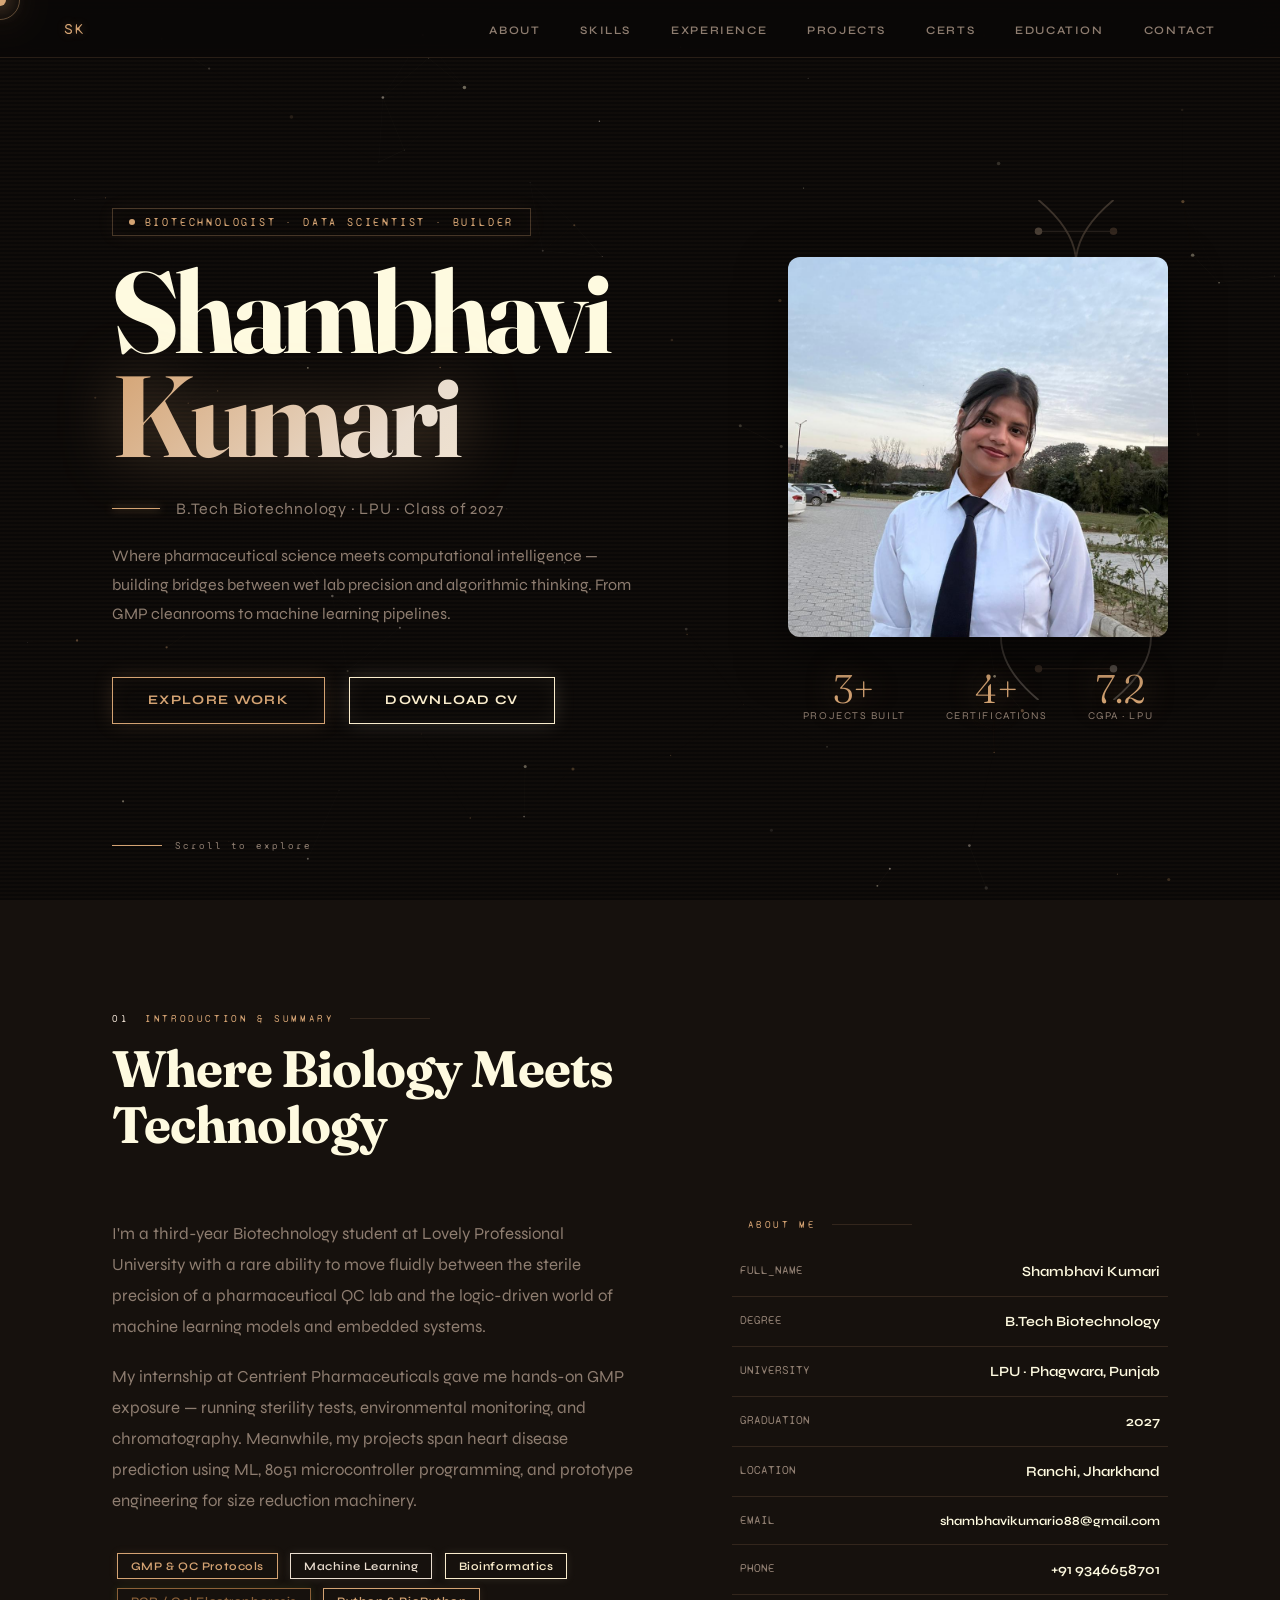
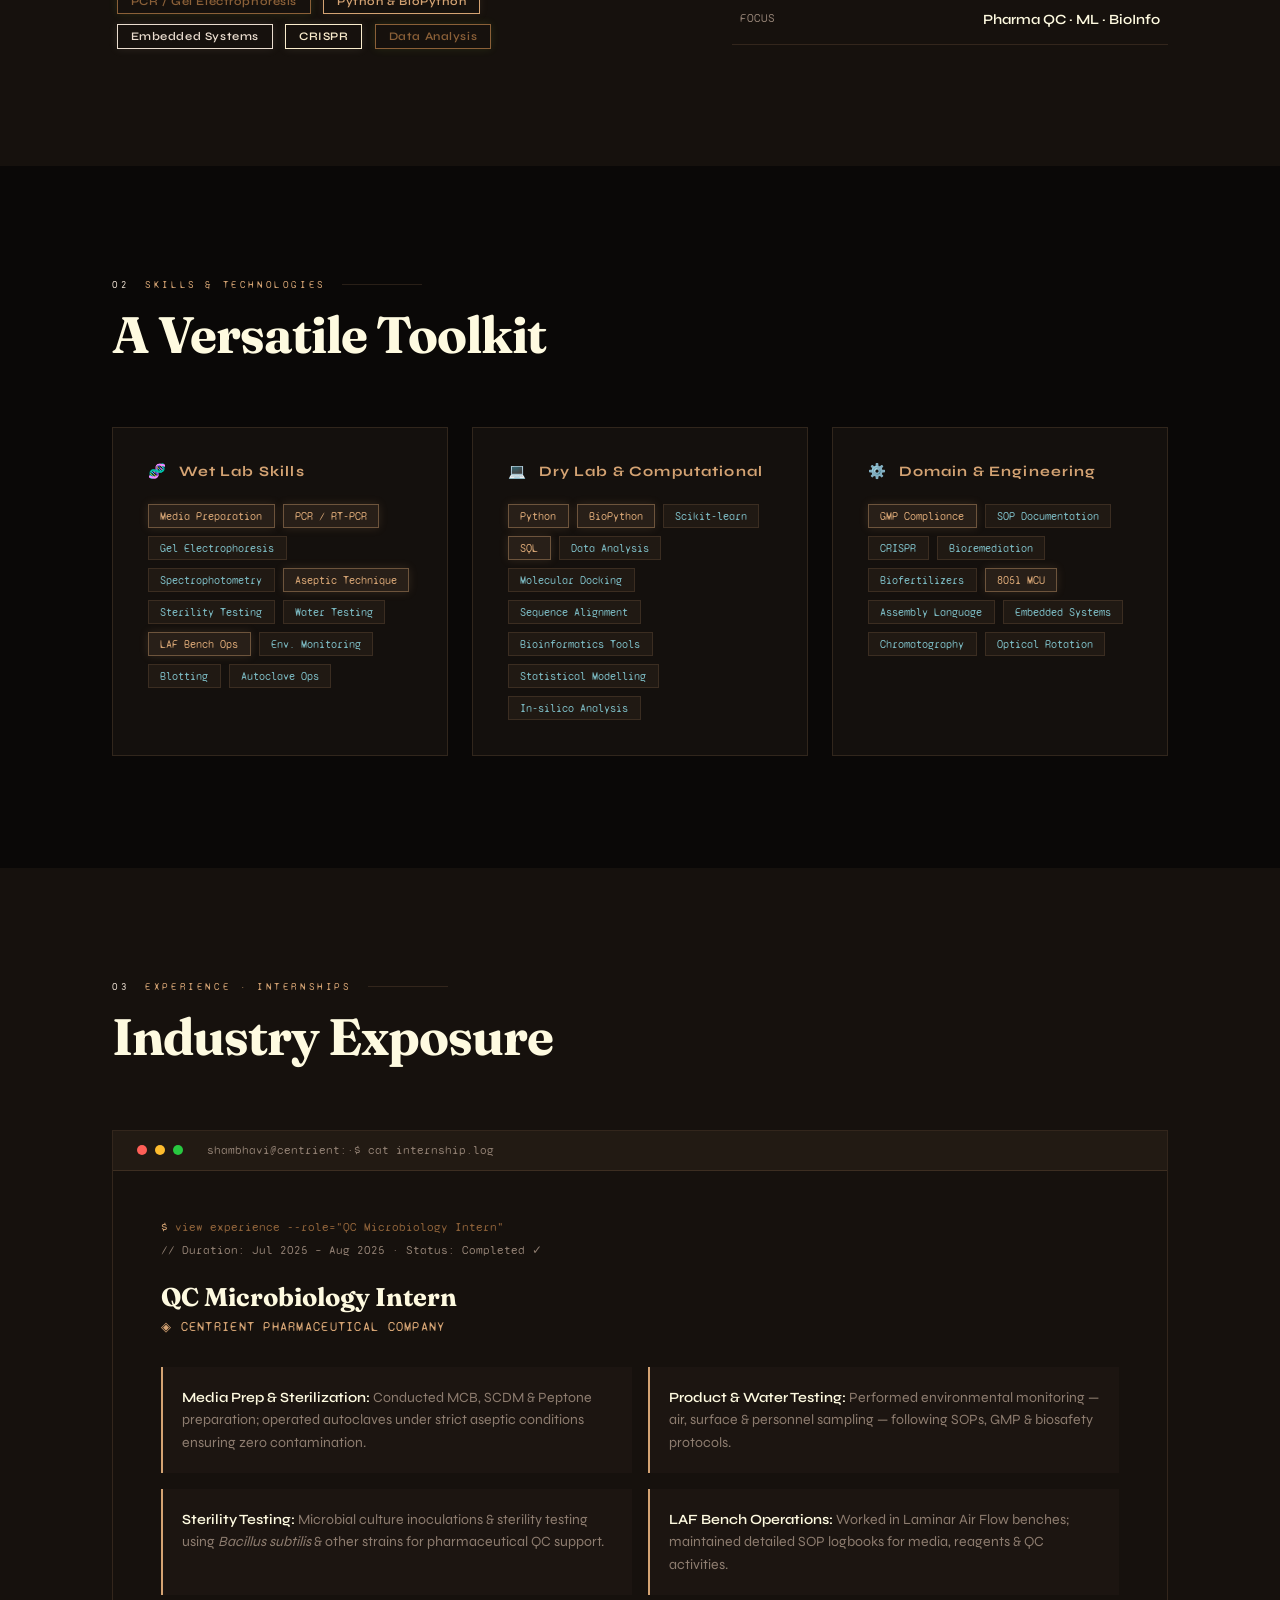
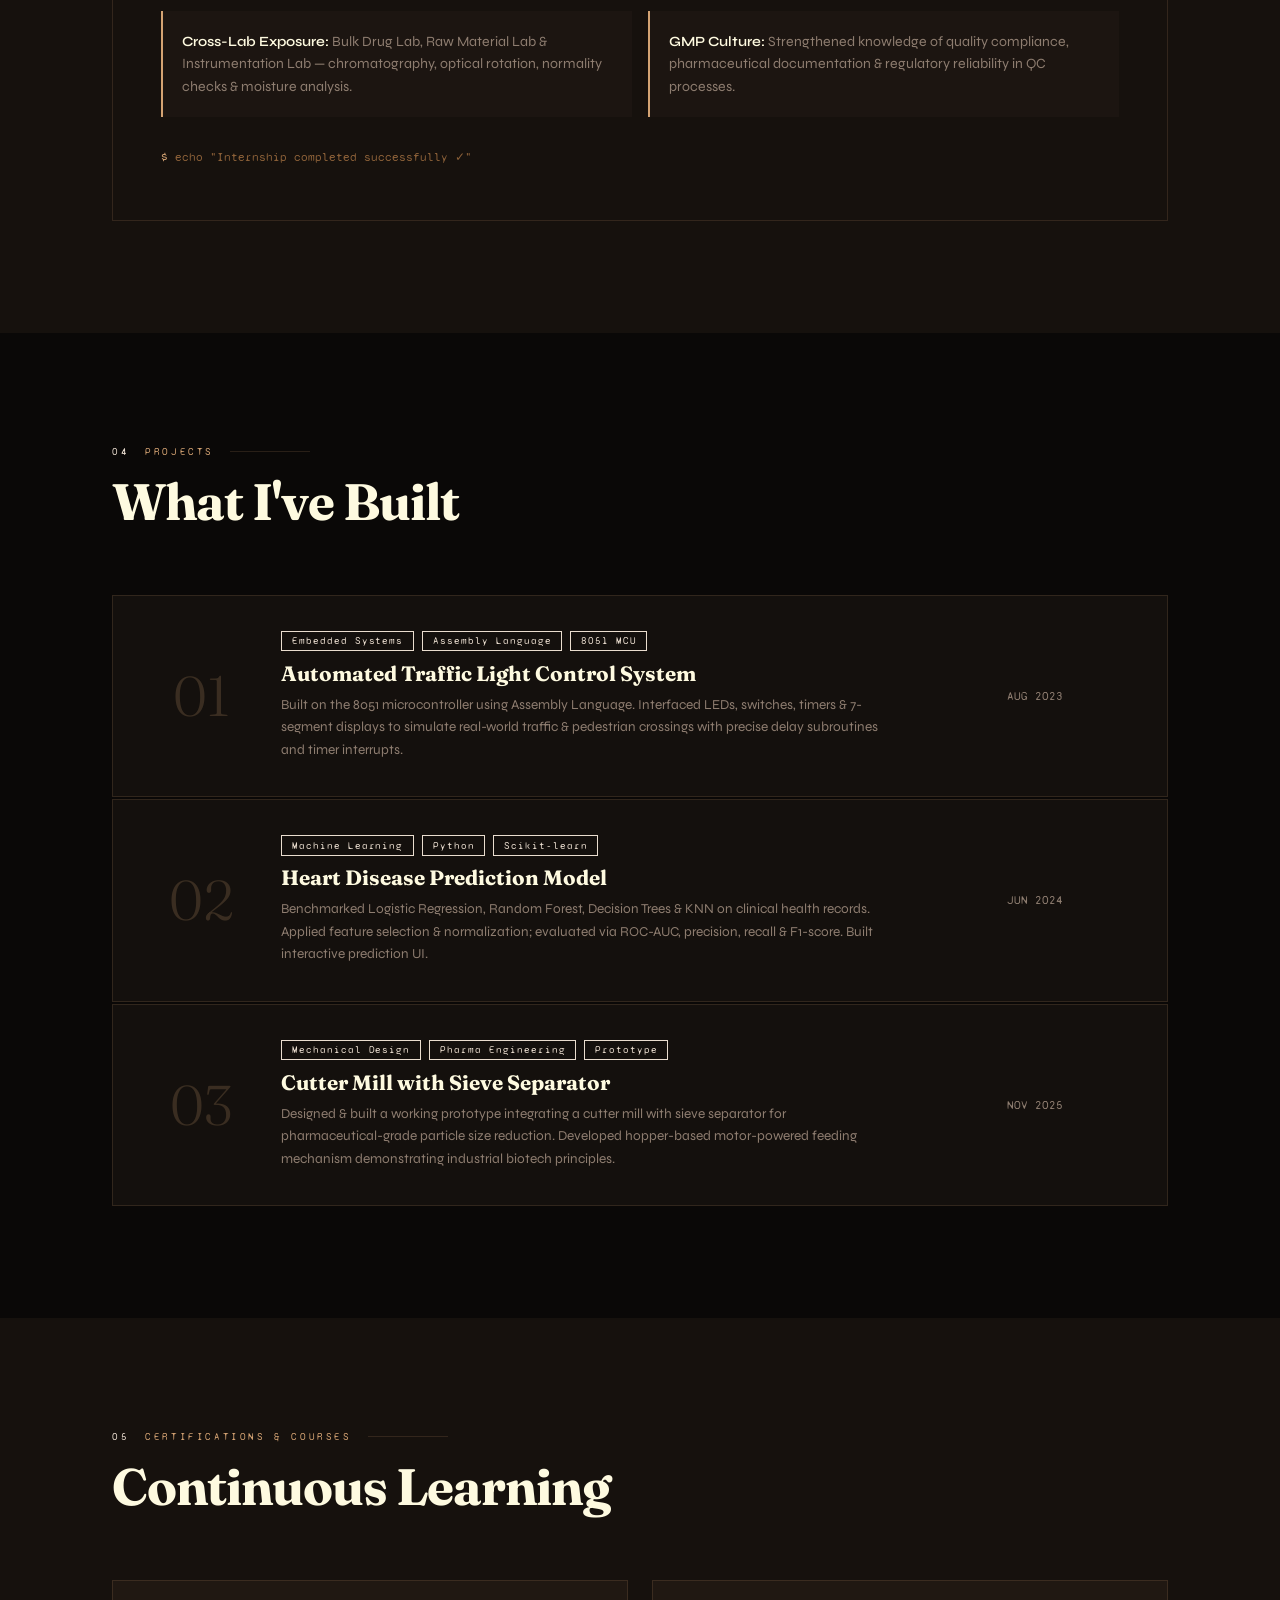
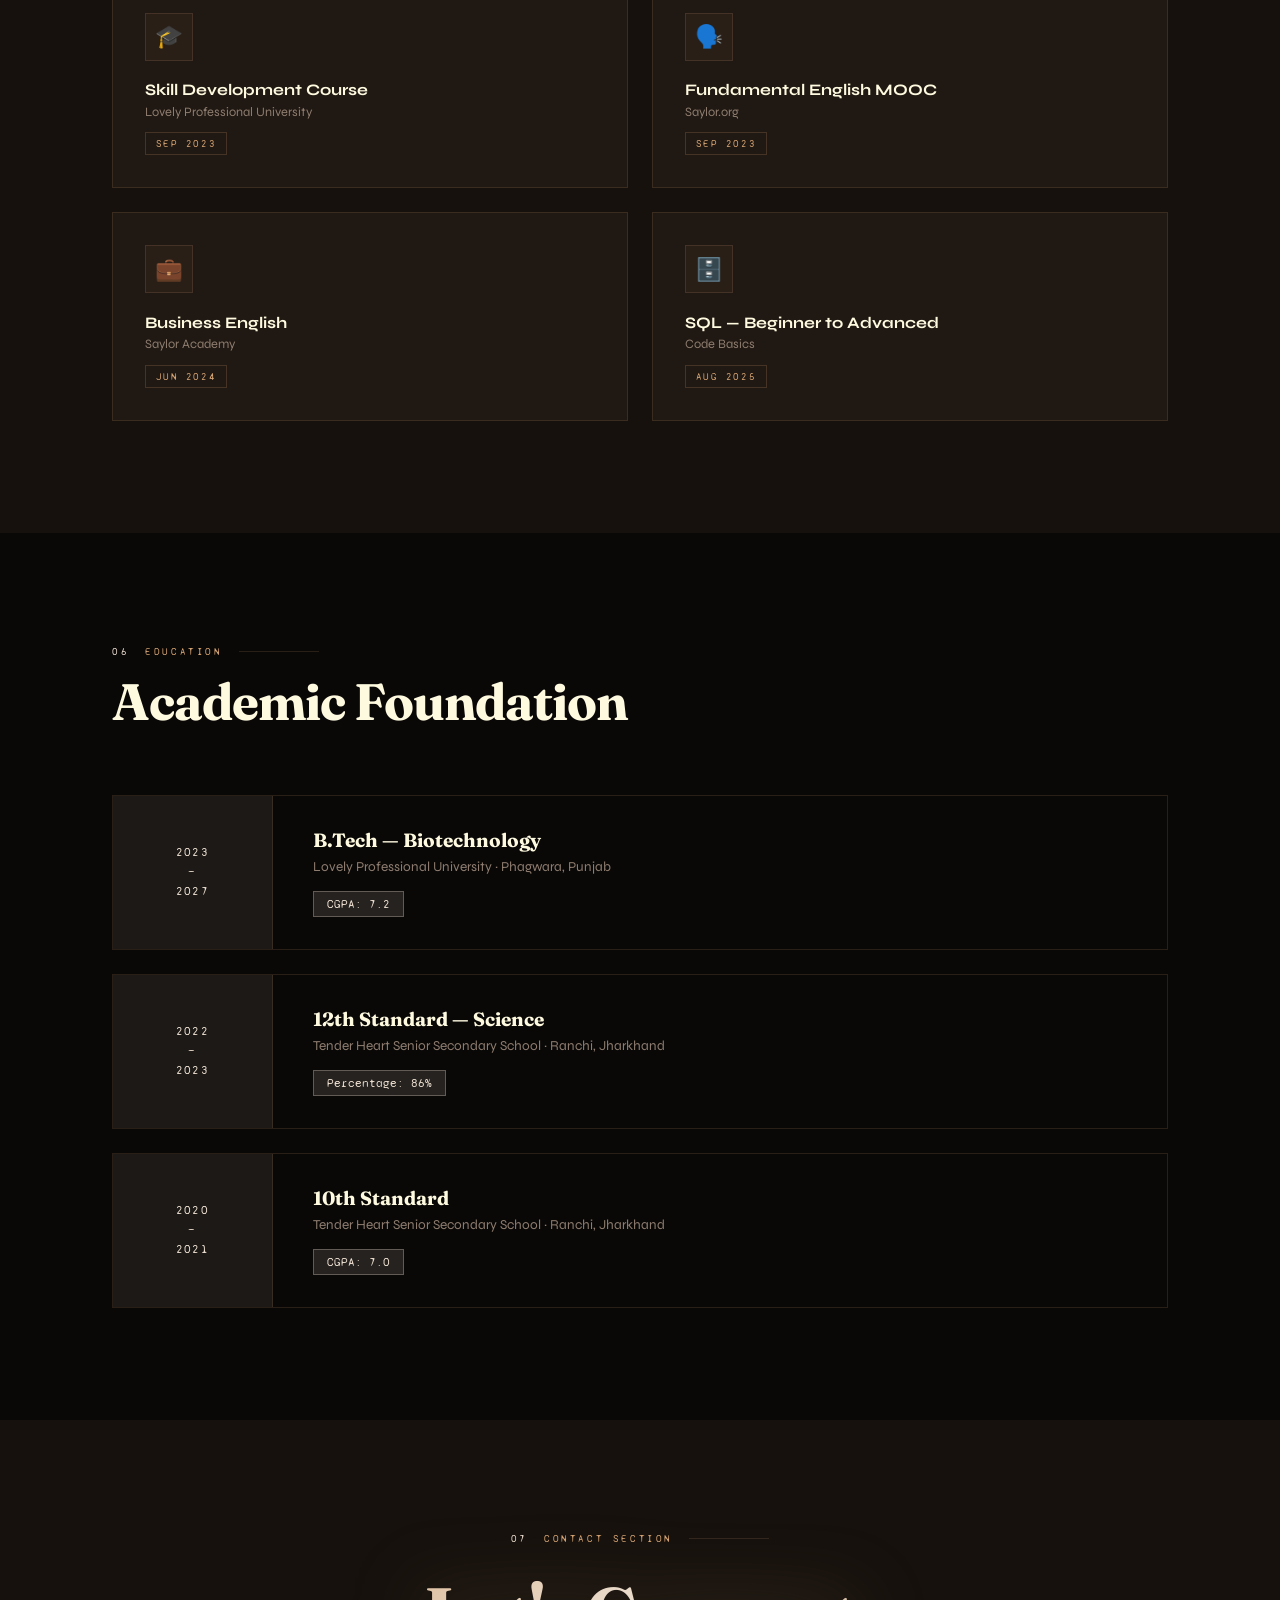
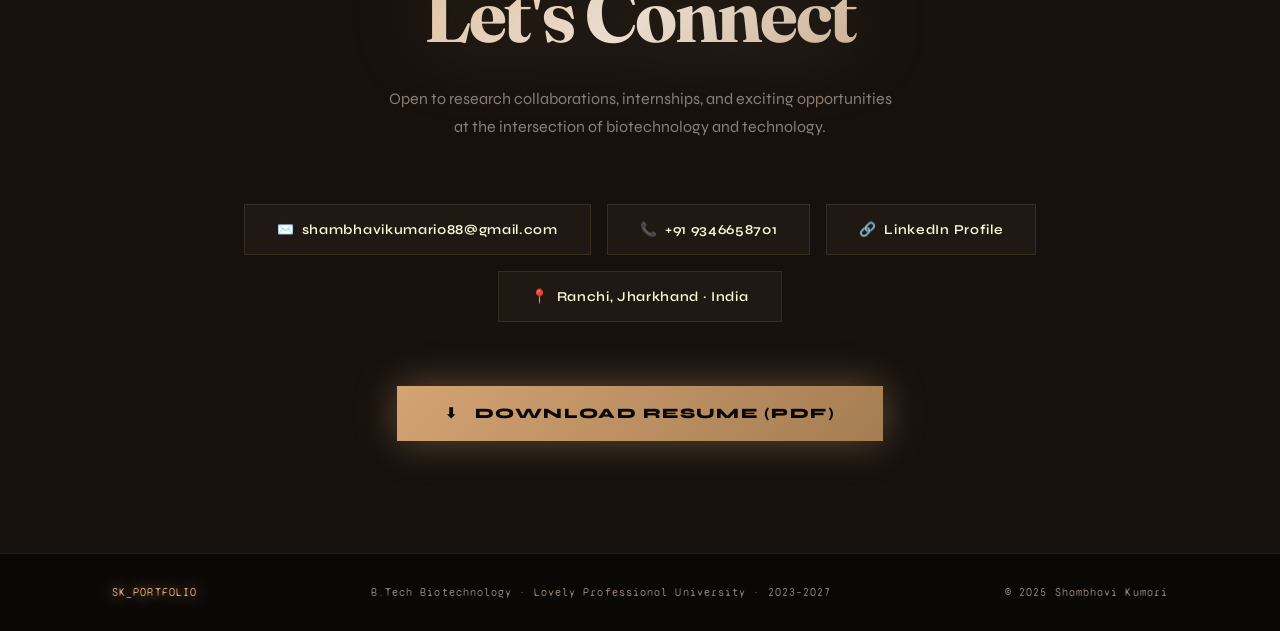
<file: index.html>
<!DOCTYPE html>
<html lang="en">

<head>
  <meta charset="UTF-8">
  <meta name="viewport" content="width=device-width, initial-scale=1.0">
  <title>Shambhavi Kumari | Biotechnologist</title>
  <link
    href="https://fonts.googleapis.com/css2?family=Syne:wght@400;600;700;800&family=Syne+Mono&family=Fraunces:ital,opsz,wght@0,9..144,300;0,9..144,700;1,9..144,300;1,9..144,700&display=swap"
    rel="stylesheet">
  <link rel="stylesheet" href="style.css">
  <!-- Font Awesome for the image placeholder icon -->
  <link rel="stylesheet" href="https://cdnjs.cloudflare.com/ajax/libs/font-awesome/6.4.0/css/all.min.css">
</head>

<body>
  <div id="cursor"></div>
  <div id="cursor-ring"></div>
  <canvas id="bg-canvas"></canvas>

  <!-- NAV -->
  <nav>
    <a href="#hero" class="nav-logo">SK</a>
    <ul class="nav-links">
      <li><a href="#about">About</a></li>
      <li><a href="#skills">Skills</a></li>
      <li><a href="#experience">Experience</a></li>
      <li><a href="#projects">Projects</a></li>
      <li><a href="#certifications">Certs</a></li>
      <li><a href="#education">Education</a></li>
      <li><a href="#contact">Contact</a></li>
    </ul>
  </nav>

  <!-- HERO -->
  <section id="hero">
    <svg class="hero-dna" viewBox="0 0 100 400" xmlns="http://www.w3.org/2000/svg">
      <defs>
        <linearGradient id="dna-g" x1="0%" y1="0%" x2="0%" y2="100%">
          <stop offset="0%" stop-color="#d6b89e" />
          <stop offset="50%" stop-color="#8c6b54" />
          <stop offset="100%" stop-color="#ede0d4" />
        </linearGradient>
      </defs>
      <path d="M20,0 Q80,50 20,100 Q-40,150 20,200 Q80,250 20,300 Q-40,350 20,400" stroke="url(#dna-g)"
        stroke-width="1.5" fill="none" opacity="0.8" />
      <path d="M80,0 Q20,50 80,100 Q140,150 80,200 Q20,250 80,300 Q140,350 80,400" stroke="url(#dna-g)"
        stroke-width="1.5" fill="none" opacity="0.8" />
      <line x1="20" y1="25" x2="80" y2="25" stroke="#d6b89e" stroke-width="0.8" opacity="0.6" />
      <line x1="20" y1="75" x2="80" y2="75" stroke="#8c6b54" stroke-width="0.8" opacity="0.6" />
      <line x1="20" y1="125" x2="80" y2="125" stroke="#ede0d4" stroke-width="0.8" opacity="0.6" />
      <line x1="20" y1="175" x2="80" y2="175" stroke="#d6b89e" stroke-width="0.8" opacity="0.6" />
      <line x1="20" y1="225" x2="80" y2="225" stroke="#8c6b54" stroke-width="0.8" opacity="0.6" />
      <line x1="20" y1="275" x2="80" y2="275" stroke="#ede0d4" stroke-width="0.8" opacity="0.6" />
      <line x1="20" y1="325" x2="80" y2="325" stroke="#d6b89e" stroke-width="0.8" opacity="0.6" />
      <line x1="20" y1="375" x2="80" y2="375" stroke="#8c6b54" stroke-width="0.8" opacity="0.6" />
      <circle cx="20" cy="25" r="3" fill="#d6b89e" />
      <circle cx="80" cy="25" r="3" fill="#8c6b54" />
      <circle cx="20" cy="75" r="3" fill="#8c6b54" />
      <circle cx="80" cy="75" r="3" fill="#ede0d4" />
      <circle cx="20" cy="125" r="3" fill="#ede0d4" />
      <circle cx="80" cy="125" r="3" fill="#d6b89e" />
      <circle cx="20" cy="175" r="3" fill="#d6b89e" />
      <circle cx="80" cy="175" r="3" fill="#8c6b54" />
      <circle cx="20" cy="225" r="3" fill="#8c6b54" />
      <circle cx="80" cy="225" r="3" fill="#ede0d4" />
      <circle cx="20" cy="275" r="3" fill="#ede0d4" />
      <circle cx="80" cy="275" r="3" fill="#d6b89e" />
      <circle cx="20" cy="325" r="3" fill="#d6b89e" />
      <circle cx="80" cy="325" r="3" fill="#8c6b54" />
      <circle cx="20" cy="375" r="3" fill="#8c6b54" />
      <circle cx="80" cy="375" r="3" fill="#ede0d4" />
    </svg>

    <div
      style="display: flex; align-items: center; justify-content: space-between; width: 100%; z-index: 10; gap: 4rem; flex-wrap: wrap-reverse;">
      <div style="flex: 1; min-width: 320px;">
        <div class="glitch-badge">
          <div class="badge-dot"></div> Biotechnologist · Data Scientist · Builder
        </div>
        <h1 class="hero-name">
          <span class="line1">Shambhavi</span>
          <span class="line2">Kumari</span>
        </h1>
        <div class="hero-role">B.Tech Biotechnology · LPU · Class of 2027</div>
        <p class="hero-desc">Where pharmaceutical science meets computational intelligence — building bridges between
          wet lab precision and algorithmic thinking. From GMP cleanrooms to machine learning pipelines.</p>
        <div class="hero-ctas" style="margin-bottom: 3rem;">
          <a href="#projects" class="btn-glow">Explore Work</a>
          <a href="shambhavii cv.pdf" class="btn-glow btn-pink" target="_blank">Download CV</a>
        </div>
      </div>
      <div style="flex-shrink: 0; display: flex; flex-direction: column; align-items: center; gap: 2rem;">
        <div class="hero-image-placeholder" style="padding: 0; border: none; background: transparent;">
          <img src="image.jpeg" alt="Shambhavi Kumari"
            style="width: 100%; height: 100%; display: block; object-fit: cover;">
        </div>
        <div
          style="display: flex; gap: 2.5rem; flex-wrap: wrap; animation: fadeSlideUp 0.8s 0.6s ease both; justify-content: center; width: 100%;">
          <div class="h-stat" style="text-align: center;">
            <div class="h-stat-num" id="counter1">3+</div>
            <div class="h-stat-label">Projects Built</div>
          </div>
          <div class="h-stat" style="text-align: center;">
            <div class="h-stat-num" id="counter2">4+</div>
            <div class="h-stat-label">Certifications</div>
          </div>
          <div class="h-stat" style="text-align: center;">
            <div class="h-stat-num">7.2</div>
            <div class="h-stat-label">CGPA · LPU</div>
          </div>
        </div>
      </div>
    </div>
    <div class="hero-scroll">
      <div class="scroll-line"></div>Scroll to explore
    </div>
  </section>

  <!-- ABOUT -->
  <section id="about">
    <div class="s-wrap">
      <div class="s-label reveal" data-num="01">Introduction &amp; Summary</div>
      <h2 class="s-title reveal">Where Biology Meets<br>Technology</h2>
      <div class="about-grid">
        <div class="about-flex">
          <div class="about-text-content" style="flex: 2; min-width: 300px;">
            <p class="about-text reveal">I'm a third-year Biotechnology student at Lovely Professional University with a
              rare ability to move fluidly between the sterile precision of a pharmaceutical QC lab and the logic-driven
              world of machine learning models and embedded systems.</p>
            <p class="about-text reveal reveal-delay-1">My internship at Centrient Pharmaceuticals gave me hands-on GMP
              exposure — running sterility tests, environmental monitoring, and chromatography. Meanwhile, my projects
              span heart disease prediction using ML, 8051 microcontroller programming, and prototype engineering for
              size reduction machinery.</p>
            <div style="margin-top:2rem;" class="reveal reveal-delay-2">
              <span class="glow-tag tag-c">GMP &amp; QC Protocols</span>
              <span class="glow-tag tag-v">Machine Learning</span>
              <span class="glow-tag tag-p">Bioinformatics</span>
              <span class="glow-tag tag-l">PCR / Gel Electrophoresis</span>
              <span class="glow-tag tag-c">Python &amp; BioPython</span>
              <span class="glow-tag tag-v">Embedded Systems</span>
              <span class="glow-tag tag-p">CRISPR</span>
              <span class="glow-tag tag-l">Data Analysis</span>
            </div>
          </div>
        </div>
        <div class="reveal reveal-delay-1">
          <div class="s-label" data-num="">About Me</div>
          <div class="info-table">
            <div class="i-row"><span class="i-key">FULL_NAME</span><span class="i-val">Shambhavi Kumari</span></div>
            <div class="i-row"><span class="i-key">DEGREE</span><span class="i-val">B.Tech Biotechnology</span></div>
            <div class="i-row"><span class="i-key">UNIVERSITY</span><span class="i-val">LPU · Phagwara, Punjab</span>
            </div>
            <div class="i-row"><span class="i-key">GRADUATION</span><span class="i-val">2027</span></div>
            <div class="i-row"><span class="i-key">LOCATION</span><span class="i-val">Ranchi, Jharkhand</span></div>
            <div class="i-row"><span class="i-key">EMAIL</span><span class="i-val"
                style="font-size:0.78rem">shambhavikumari088@gmail.com</span></div>
            <div class="i-row"><span class="i-key">PHONE</span><span class="i-val">+91 9346658701</span></div>
            <div class="i-row"><span class="i-key">FOCUS</span><span class="i-val">Pharma QC · ML · BioInfo</span></div>
          </div>
        </div>
      </div>
    </div>
  </section>

  <!-- SKILLS -->
  <section id="skills">
    <div class="s-wrap">
      <div class="s-label reveal" data-num="02">Skills &amp; Technologies</div>
      <h2 class="s-title reveal">A Versatile Toolkit</h2>
      <div class="skill-panels">
        <div class="skill-panel reveal">
          <div class="skill-panel-title"><span>🧬</span> Wet Lab Skills</div>
          <div class="skill-chips">
            <span class="chip hot">Media Preparation</span><span class="chip hot">PCR / RT-PCR</span>
            <span class="chip">Gel Electrophoresis</span><span class="chip">Spectrophotometry</span>
            <span class="chip hot">Aseptic Technique</span><span class="chip">Sterility Testing</span>
            <span class="chip">Water Testing</span><span class="chip hot">LAF Bench Ops</span>
            <span class="chip">Env. Monitoring</span><span class="chip">Blotting</span><span class="chip">Autoclave
              Ops</span>
          </div>
        </div>
        <div class="skill-panel reveal reveal-delay-1">
          <div class="skill-panel-title"><span>💻</span> Dry Lab &amp; Computational</div>
          <div class="skill-chips">
            <span class="chip hot">Python</span><span class="chip hot">BioPython</span>
            <span class="chip">Scikit-learn</span><span class="chip hot">SQL</span>
            <span class="chip">Data Analysis</span><span class="chip">Molecular Docking</span>
            <span class="chip">Sequence Alignment</span><span class="chip">Bioinformatics Tools</span>
            <span class="chip">Statistical Modelling</span><span class="chip">In-silico Analysis</span>
          </div>
        </div>
        <div class="skill-panel reveal reveal-delay-2">
          <div class="skill-panel-title"><span>⚙️</span> Domain &amp; Engineering</div>
          <div class="skill-chips">
            <span class="chip hot">GMP Compliance</span><span class="chip">SOP Documentation</span>
            <span class="chip">CRISPR</span><span class="chip">Bioremediation</span>
            <span class="chip">Biofertilizers</span><span class="chip hot">8051 MCU</span>
            <span class="chip">Assembly Language</span><span class="chip">Embedded Systems</span>
            <span class="chip">Chromatography</span><span class="chip">Optical Rotation</span>
          </div>
        </div>
      </div>
    </div>
  </section>

  <!-- EXPERIENCE -->
  <section id="experience">
    <div class="s-wrap">
      <div class="s-label reveal" data-num="03">Experience · Internships</div>
      <h2 class="s-title reveal">Industry Exposure</h2>
      <div class="exp-terminal reveal reveal-delay-1">
        <div class="terminal-bar">
          <div class="t-dot red"></div>
          <div class="t-dot yel"></div>
          <div class="t-dot grn"></div>
          <span style="margin-left:1rem;">shambhavi@centrient:~$ cat internship.log</span>
        </div>
        <div class="terminal-body">
          <div class="t-line"><span class="t-prompt">$ </span><span class="t-cmd">view experience --role="QC
              Microbiology Intern"</span></div>
          <div class="t-line t-comment" style="margin-bottom:1.5rem;">// Duration: Jul 2025 – Aug 2025 · Status:
            Completed ✓</div>
          <div class="exp-main-title">QC Microbiology Intern</div>
          <div class="exp-co">◈ CENTRIENT PHARMACEUTICAL COMPANY</div>
          <div class="exp-grid">
            <div class="exp-item"><strong>Media Prep &amp; Sterilization:</strong> Conducted MCB, SCDM &amp; Peptone
              preparation; operated autoclaves under strict aseptic conditions ensuring zero contamination.</div>
            <div class="exp-item"><strong>Product &amp; Water Testing:</strong> Performed environmental monitoring —
              air, surface &amp; personnel sampling — following SOPs, GMP &amp; biosafety protocols.</div>
            <div class="exp-item"><strong>Sterility Testing:</strong> Microbial culture inoculations &amp; sterility
              testing using <em>Bacillus subtilis</em> &amp; other strains for pharmaceutical QC support.</div>
            <div class="exp-item"><strong>LAF Bench Operations:</strong> Worked in Laminar Air Flow benches; maintained
              detailed SOP logbooks for media, reagents &amp; QC activities.</div>
            <div class="exp-item"><strong>Cross-Lab Exposure:</strong> Bulk Drug Lab, Raw Material Lab &amp;
              Instrumentation Lab — chromatography, optical rotation, normality checks &amp; moisture analysis.</div>
            <div class="exp-item"><strong>GMP Culture:</strong> Strengthened knowledge of quality compliance,
              pharmaceutical documentation &amp; regulatory reliability in QC processes.</div>
          </div>
          <div class="t-line" style="margin-top:2rem;"><span class="t-prompt">$ </span><span class="t-cmd">echo
              "Internship completed successfully ✓"</span></div>
        </div>
      </div>
    </div>
  </section>

  <!-- PROJECTS -->
  <section id="projects">
    <div class="s-wrap">
      <div class="s-label reveal" data-num="04">Projects</div>
      <h2 class="s-title reveal">What I've Built</h2>
      <div class="projects-showcase">
        <div class="proj-card reveal">
          <div class="proj-num">01</div>
          <div class="proj-body">
            <div class="proj-tags"><span class="proj-tag">Embedded Systems</span><span class="proj-tag">Assembly
                Language</span><span class="proj-tag">8051 MCU</span></div>
            <div class="proj-title">Automated Traffic Light Control System</div>
            <p class="proj-desc">Built on the 8051 microcontroller using Assembly Language. Interfaced LEDs, switches,
              timers &amp; 7-segment displays to simulate real-world traffic &amp; pedestrian crossings with precise
              delay subroutines and timer interrupts.</p>
          </div>
          <div class="proj-year">AUG 2023</div>
          <div class="proj-arrow">→</div>
        </div>
        <div class="proj-card reveal reveal-delay-1">
          <div class="proj-num">02</div>
          <div class="proj-body">
            <div class="proj-tags"><span class="proj-tag">Machine Learning</span><span
                class="proj-tag">Python</span><span class="proj-tag">Scikit-learn</span></div>
            <div class="proj-title">Heart Disease Prediction Model</div>
            <p class="proj-desc">Benchmarked Logistic Regression, Random Forest, Decision Trees &amp; KNN on clinical
              health records. Applied feature selection &amp; normalization; evaluated via ROC-AUC, precision, recall
              &amp; F1-score. Built interactive prediction UI.</p>
          </div>
          <div class="proj-year">JUN 2024</div>
          <div class="proj-arrow">→</div>
        </div>
        <div class="proj-card reveal reveal-delay-2">
          <div class="proj-num">03</div>
          <div class="proj-body">
            <div class="proj-tags"><span class="proj-tag">Mechanical Design</span><span class="proj-tag">Pharma
                Engineering</span><span class="proj-tag">Prototype</span></div>
            <div class="proj-title">Cutter Mill with Sieve Separator</div>
            <p class="proj-desc">Designed &amp; built a working prototype integrating a cutter mill with sieve separator
              for pharmaceutical-grade particle size reduction. Developed hopper-based motor-powered feeding mechanism
              demonstrating industrial biotech principles.</p>
          </div>
          <div class="proj-year">NOV 2025</div>
          <div class="proj-arrow">→</div>
        </div>
      </div>
    </div>
  </section>

  <!-- CERTIFICATIONS -->
  <section id="certifications">
    <div class="s-wrap">
      <div class="s-label reveal" data-num="05">Certifications &amp; Courses</div>
      <h2 class="s-title reveal">Continuous Learning</h2>
      <div class="certs-grid">
        <div class="cert-card reveal">
          <div class="cert-icon-wrap">🎓</div>
          <div class="cert-title">Skill Development Course</div>
          <div class="cert-by">Lovely Professional University</div><span class="cert-date">SEP 2023</span>
        </div>
        <div class="cert-card reveal reveal-delay-1">
          <div class="cert-icon-wrap">🗣️</div>
          <div class="cert-title">Fundamental English MOOC</div>
          <div class="cert-by">Saylor.org</div><span class="cert-date">SEP 2023</span>
        </div>
        <div class="cert-card reveal reveal-delay-2">
          <div class="cert-icon-wrap">💼</div>
          <div class="cert-title">Business English</div>
          <div class="cert-by">Saylor Academy</div><span class="cert-date">JUN 2024</span>
        </div>
        <div class="cert-card reveal reveal-delay-3">
          <div class="cert-icon-wrap">🗄️</div>
          <div class="cert-title">SQL — Beginner to Advanced</div>
          <div class="cert-by">Code Basics</div><span class="cert-date">AUG 2025</span>
        </div>
      </div>
    </div>
  </section>

  <!-- EDUCATION -->
  <section id="education">
    <div class="s-wrap">
      <div class="s-label reveal" data-num="06">Education</div>
      <h2 class="s-title reveal">Academic Foundation</h2>
      <div class="edu-cards">
        <div class="edu-card reveal">
          <div class="edu-year-bar">2023<br>—<br>2027</div>
          <div class="edu-body">
            <div class="edu-degree">B.Tech — Biotechnology</div>
            <div class="edu-place">Lovely Professional University · Phagwara, Punjab</div><span class="edu-badge">CGPA:
              7.2</span>
          </div>
        </div>
        <div class="edu-card reveal reveal-delay-1">
          <div class="edu-year-bar">2022<br>—<br>2023</div>
          <div class="edu-body">
            <div class="edu-degree">12th Standard — Science</div>
            <div class="edu-place">Tender Heart Senior Secondary School · Ranchi, Jharkhand</div><span
              class="edu-badge">Percentage: 86%</span>
          </div>
        </div>
        <div class="edu-card reveal reveal-delay-2">
          <div class="edu-year-bar">2020<br>—<br>2021</div>
          <div class="edu-body">
            <div class="edu-degree">10th Standard</div>
            <div class="edu-place">Tender Heart Senior Secondary School · Ranchi, Jharkhand</div><span
              class="edu-badge">CGPA: 7.0</span>
          </div>
        </div>
      </div>
    </div>
  </section>

  <!-- CONTACT -->
  <section id="contact">
    <div class="s-wrap">
      <div class="s-label reveal" data-num="07" style="justify-content:center;">Contact Section</div>
      <div class="contact-glow-title reveal">Let's Connect</div>
      <p class="contact-sub reveal">Open to research collaborations, internships, and exciting opportunities<br>at the
        intersection of biotechnology and technology.</p>
      <div class="contact-links reveal">
        <a class="c-link" href="mailto:shambhavikumari088@gmail.com">✉️ &nbsp;shambhavikumari088@gmail.com</a>
        <a class="c-link" href="tel:+919346658701">📞 &nbsp;+91 9346658701</a>
        <a class="c-link" href="https://linkedin.com/in/shambhavi-kumari-app" target="_blank">🔗 &nbsp;LinkedIn
          Profile</a>
        <a class="c-link" href="#">📍 &nbsp;Ranchi, Jharkhand · India</a>
      </div>
      <a class="resume-cta reveal" href="shambhavii cv.pdf" target="_blank">⬇ &nbsp; Download Resume (PDF)</a>
    </div>
  </section>

  <footer>
    <div class="footer-logo">SK_PORTFOLIO</div>
    <div>B.Tech Biotechnology · Lovely Professional University · 2023–2027</div>
    <div>© 2025 Shambhavi Kumari</div>
  </footer>

  <script src="script.js"></script>
</body>

</html>
</file>
<file: style.css>
*, *::before, *::after { box-sizing: border-box; margin: 0; padding: 0; }
:root {
  --bg: #0a0807; /* Almost Black */
  --bg2: #16110d; /* Very Dark Brown */
  --cyan: #d4a373; /* Creamy Brown Accent */
  --teal: #a47d52; /* Muted Brown */
  --violet: #eaddcf; /* Cream */
  --pink: #faedcd; /* Light Cream */
  --lime: #8b6038; /* Darker Brown */
  --white: #fefae0; /* Creamy White text */
  --muted: #8e7d70; /* Muted Brown */
  --glass: rgba(212, 163, 115, 0.05); /* Brown glass */
  --glass-border: rgba(212, 163, 115, 0.15);
}
html { scroll-behavior: smooth; }
body {
  background: var(--bg);
  color: var(--white);
  font-family: 'Syne', sans-serif;
  overflow-x: hidden;
  cursor: none;
}
body::after {
  content: '';
  position: fixed; inset: 0; z-index: 1; pointer-events: none;
  background: repeating-linear-gradient(0deg, transparent, transparent 2px, rgba(212, 163, 115, 0.03) 2px, rgba(212, 163, 115, 0.03) 4px); /* Light grid lines */
}
/* CURSOR */
#cursor {
  width: 12px; height: 12px;
  background: var(--cyan);
  border-radius: 50%;
  position: fixed; pointer-events: none; z-index: 9999;
  transform: translate(-50%,-50%);
  transition: width 0.3s, height 0.3s, background 0.3s;
  box-shadow: 0 0 20px var(--cyan), 0 0 40px var(--cyan);
  mix-blend-mode: screen;
}
#cursor-ring {
  width: 40px; height: 40px;
  border: 1px solid rgba(212, 163, 115, 0.4);
  border-radius: 50%;
  position: fixed; pointer-events: none; z-index: 9998;
  transform: translate(-50%,-50%);
  transition: left 0.15s ease, top 0.15s ease;
}
#bg-canvas { position: fixed; inset: 0; z-index: 0; pointer-events: none; }
/* NAV */
nav {
  position: fixed; top: 0; left: 0; right: 0; z-index: 500;
  display: flex; justify-content: space-between; align-items: center;
  padding: 1.2rem 4rem;
  background: rgba(10, 8, 7, 0.85);
  backdrop-filter: blur(20px);
  border-bottom: 1px solid var(--glass-border);
}
.nav-logo {
  font-family: 'Syne Mono', monospace;
  font-size: 1rem; letter-spacing: 0.15em; color: var(--cyan);
  text-decoration: none;
  text-shadow: 0 0 10px rgba(212, 163, 115, 0.3); /* Softer text shadow */
}
.nav-links { display: flex; gap: 2.5rem; list-style: none; }
.nav-links a {
  font-size: 0.72rem; font-weight: 600; letter-spacing: 0.14em;
  text-transform: uppercase; color: var(--muted); text-decoration: none;
  transition: color 0.3s, text-shadow 0.3s;
  position: relative;
}
.nav-links a::after {
  content: ''; position: absolute; bottom: -4px; left: 0; right: 0;
  height: 1px; background: var(--cyan); transform: scaleX(0);
  transition: transform 0.3s; transform-origin: left;
}
.nav-links a:hover { color: var(--cyan); text-shadow: 0 0 10px rgba(212, 163, 115, 0.2); }
.nav-links a:hover::after { transform: scaleX(1); }
/* SECTIONS */
section { position: relative; z-index: 10; }
/* HERO */
#hero {
  min-height: 100vh;
  display: flex; flex-direction: column;
  justify-content: center; align-items: flex-start;
  padding: 10rem 7rem 5rem; /* Increased top padding for image */
  position: relative; overflow: hidden;
}
/* HERO IMAGE PLACEHOLDER */
.hero-image-placeholder {
  width: 380px;
  height: 380px;
  border-radius: 12px;
  background: var(--bg2);
  border: 1px solid var(--glass-border);
  display: flex;
  flex-direction: column;
  align-items: center;
  justify-content: center;
  margin-bottom: 0;
  color: var(--cyan);
  position: relative;
  z-index: 10;
  animation: fadeSlideUp 0.8s ease both;
  box-shadow: 0 20px 50px rgba(0,0,0,0.5), inset 0 0 30px rgba(212,163,115,0.05);
  overflow: hidden;
}
.hero-image-placeholder i {
    font-size: 60px;
    margin-bottom: 12px;
    color: rgba(212,163,115,0.6);
}
.hero-dna {
  position: absolute; right: 5%; top: 50%; transform: translateY(-50%);
  width: 280px; height: 500px; opacity: 0.3; /* Increased opacity for light background */
  animation: dnaFloat 6s ease-in-out infinite;
}
@keyframes dnaFloat { 0%,100%{transform:translateY(-50%)} 50%{transform:translateY(calc(-50% - 15px))} }
.glitch-badge {
  font-family: 'Syne Mono', monospace;
  font-size: 0.7rem; letter-spacing: 0.25em; text-transform: uppercase;
  color: var(--cyan); padding: 0.4rem 1rem;
  border: 1px solid rgba(212, 163, 115, 0.3);
  display: inline-flex; align-items: center; gap: 0.6rem;
  margin-bottom: 1.5rem;
  box-shadow: 0 0 20px rgba(212, 163, 115, 0.05), inset 0 0 20px rgba(212, 163, 115, 0.02);
  animation: fadeSlideUp 0.8s 0.1s ease both;
}
.badge-dot { width: 6px; height: 6px; border-radius: 50%; background: var(--cyan); animation: blink 1.5s ease-in-out infinite; }
@keyframes blink { 0%,100%{opacity:1} 50%{opacity:0.2} }
.hero-name {
  font-family: 'Fraunces', serif;
  font-size: clamp(4.5rem, 9vw, 10rem);
  font-weight: 700; line-height: 0.9;
  letter-spacing: -0.04em;
  animation: fadeSlideUp 0.8s 0.15s ease both;
}
.hero-name .line1 { display: block; color: var(--white); }
.hero-name .line2 {
  display: block;
  background: linear-gradient(135deg, var(--cyan) 0%, var(--violet) 50%, var(--pink) 100%);
  -webkit-background-clip: text; -webkit-text-fill-color: transparent; background-clip: text;
  filter: drop-shadow(0 0 30px rgba(212, 163, 115,0.35));
}
.hero-role {
  margin-top: 2rem; font-size: 1rem; color: var(--muted); letter-spacing: 0.05em;
  animation: fadeSlideUp 0.8s 0.3s ease both;
  display: flex; align-items: center; gap: 1rem;
}
.hero-role::before { content: ''; width: 3rem; height: 1px; background: var(--cyan); box-shadow: 0 0 8px var(--cyan); }
.hero-desc {
  max-width: 520px; margin-top: 1.5rem;
  font-size: 1rem; line-height: 1.8; color: var(--muted);
  animation: fadeSlideUp 0.8s 0.4s ease both;
}
.hero-ctas { margin-top: 3rem; display: flex; gap: 1.5rem; animation: fadeSlideUp 0.8s 0.5s ease both; }
.btn-glow {
  padding: 0.9rem 2.2rem;
  background: transparent; border: 1px solid var(--cyan);
  color: var(--cyan); font-family: 'Syne', sans-serif;
  font-size: 0.82rem; font-weight: 700; letter-spacing: 0.1em; text-transform: uppercase;
  text-decoration: none; cursor: pointer; position: relative; overflow: hidden;
  transition: color 0.3s, box-shadow 0.3s;
  box-shadow: 0 0 20px rgba(212, 163, 115,0.15), inset 0 0 20px rgba(212, 163, 115,0.05);
}
.btn-glow::before {
  content: ''; position: absolute; inset: 0;
  background: var(--cyan); transform: scaleX(0); transform-origin: left;
  transition: transform 0.4s cubic-bezier(0.4,0,0.2,1); z-index: -1;
}
.btn-glow:hover { color: var(--bg); box-shadow: 0 0 40px rgba(212, 163, 115,0.5); }
.btn-glow:hover::before { transform: scaleX(1); }
.btn-pink { border-color: var(--pink); color: var(--pink); box-shadow: 0 0 20px rgba(250, 237, 205,0.15), inset 0 0 20px rgba(250, 237, 205,0.05); }
.btn-pink::before { background: var(--pink); }
.btn-pink:hover { box-shadow: 0 0 40px rgba(250, 237, 205,0.5); }
.hero-scroll {
  position: absolute; bottom: 3rem; left: 7rem;
  font-family: 'Syne Mono', monospace; font-size: 0.65rem;
  letter-spacing: 0.2em; color: var(--muted);
  display: flex; align-items: center; gap: 0.8rem;
  animation: fadeSlideUp 0.8s 0.8s ease both;
}
.scroll-line { width: 50px; height: 1px; background: rgba(212, 163, 115,0.2); position: relative; overflow: hidden; }
.scroll-line::after {
  content: ''; position: absolute; inset: 0; background: var(--cyan);
  animation: scrollAnim 2s ease-in-out infinite;
}
@keyframes scrollAnim { 0%{transform:translateX(-100%)} 100%{transform:translateX(100%)} }
.hero-stats-row {
  position: absolute; right: 7rem; bottom: 5rem;
  display: flex; flex-direction: column; gap: 1.5rem;
  animation: fadeSlideUp 0.8s 0.6s ease both;
}
.h-stat { text-align: right; }
.h-stat-num {
  font-family: 'Fraunces', serif; font-size: 2.5rem; font-weight: 300;
  color: var(--cyan); line-height: 1; text-shadow: 0 0 30px rgba(212, 163, 115,0.5);
}
.h-stat-label { font-size: 0.65rem; letter-spacing: 0.15em; text-transform: uppercase; color: var(--muted); }
/* SECTION WRAPPER */
.s-wrap { padding: 7rem; }
.s-label {
  font-family: 'Syne Mono', monospace; font-size: 0.65rem; letter-spacing: 0.25em; text-transform: uppercase;
  color: var(--cyan); margin-bottom: 1rem;
  display: flex; align-items: center; gap: 1rem;
}
.s-label[data-num]::before { content: attr(data-num); color: var(--violet); }
.s-label::after { content: ''; flex: 1; height: 1px; background: var(--glass-border); max-width: 80px; }
.s-title {
  font-family: 'Fraunces', serif;
  font-size: clamp(2.2rem, 4vw, 3.5rem);
  font-weight: 700; line-height: 1.1; letter-spacing: -0.02em; margin-bottom: 1rem;
}
/* ABOUT */
#about { background: var(--bg2); }
.about-grid { display: grid; grid-template-columns: 1.2fr 1fr; gap: 6rem; margin-top: 4rem; align-items: start; }
.about-text { font-size: 1.05rem; color: var(--muted); line-height: 1.85; }
.about-text + .about-text { margin-top: 1.2rem; }
.info-table { margin-top: 1rem; }
.i-row {
  display: flex; justify-content: space-between;
  padding: 1rem 0.5rem; border-bottom: 1px solid var(--glass-border);
  font-size: 0.88rem; transition: background 0.2s, padding-left 0.2s;
}
.i-row:hover { background: var(--glass); padding-left: 1rem; padding-right: 0.5rem; }
.i-key { color: var(--muted); font-family: 'Syne Mono', monospace; font-size: 0.75rem; }
.i-val { color: var(--white); font-weight: 600; text-align: right; }
.glow-tag {
  display: inline-flex; align-items: center;
  padding: 0.3rem 0.8rem; font-size: 0.72rem; font-weight: 600; letter-spacing: 0.05em;
  border: 1px solid; margin: 0.3rem;
  transition: box-shadow 0.3s;
}
.glow-tag:hover { filter: brightness(1.3); }
.tag-c { border-color: var(--cyan); color: var(--cyan); box-shadow: 0 0 10px rgba(212, 163, 115,0.1); }
.tag-v { border-color: var(--violet); color: var(--violet); box-shadow: 0 0 10px rgba(234, 221, 207,0.1); }
.tag-p { border-color: var(--pink); color: var(--pink); box-shadow: 0 0 10px rgba(250, 237, 205,0.1); }
.tag-l { border-color: var(--lime); color: var(--lime); box-shadow: 0 0 10px rgba(181,255,77,0.1); }

/* NEW LAYOUT FOR PICTURE AND TEXT IN ABOUT */
.about-flex {
    display: flex;
    flex-wrap: wrap;
    gap: 40px;
    align-items: center;
    max-width: 900px;
}
.about-image {
    flex: 1;
    min-width: 300px;
}
.profile-pic-placeholder {
    width: 100%;
    aspect-ratio: 1;
    background: rgba(212, 163, 115,0.05); /* Cyber theme */
    border: 2px dashed rgba(212, 163, 115,0.3);
    display: flex;
    flex-direction: column;
    justify-content: center;
    align-items: center;
    color: var(--cyan);
    border-radius: 10px;
    overflow: hidden;
    position: relative;
}
.profile-pic-placeholder img {
    width: 100%;
    height: 100%;
    object-fit: cover;
    display: none; /* hidden until an image is provided */
}
.profile-pic-placeholder i {
    font-size: 50px;
    margin-bottom: 10px;
    color: rgba(212, 163, 115,0.5);
}


/* SKILLS */
#skills { background: var(--bg); }
.skill-panels { display: grid; grid-template-columns: repeat(3,1fr); gap: 1.5rem; margin-top: 4rem; }
.skill-panel {
  padding: 2.2rem; background: var(--glass); border: 1px solid var(--glass-border);
  position: relative; overflow: hidden; transition: border-color 0.4s, transform 0.4s;
}
.skill-panel::before {
  content: ''; position: absolute; top: 0; left: 0; right: 0; height: 2px;
  background: linear-gradient(90deg, transparent, var(--cyan), transparent);
  transform: scaleX(0); transition: transform 0.5s;
}
.skill-panel:hover { border-color: var(--cyan); transform: translateY(-6px); }
.skill-panel:hover::before { transform: scaleX(1); }
.skill-panel-title {
  font-size: 0.9rem; font-weight: 700; letter-spacing: 0.08em;
  margin-bottom: 1.5rem; color: var(--cyan);
  display: flex; align-items: center; gap: 0.7rem;
}
.skill-chips { display: flex; flex-wrap: wrap; gap: 0.5rem; }
.chip {
  padding: 0.28rem 0.7rem; background: rgba(212, 163, 115,0.06); border: 1px solid rgba(212, 163, 115,0.15);
  font-family: 'Syne Mono', monospace; font-size: 0.68rem; color: #7ab8c0;
  transition: all 0.25s;
}
.chip:hover { background: rgba(212, 163, 115,0.12); border-color: var(--cyan); color: var(--cyan); }
.chip.hot { background: rgba(212, 163, 115,0.1); border-color: rgba(212, 163, 115,0.4); color: var(--cyan); box-shadow: 0 0 10px rgba(212, 163, 115,0.15); }
/* EXPERIENCE */
#experience { background: var(--bg2); }
.exp-terminal { margin-top: 4rem; border: 1px solid var(--glass-border); overflow: hidden; }
.terminal-bar {
  padding: 0.8rem 1.5rem; background: rgba(212, 163, 115,0.06);
  border-bottom: 1px solid var(--glass-border);
  display: flex; align-items: center; gap: 0.5rem;
  font-family: 'Syne Mono', monospace; font-size: 0.72rem; color: var(--muted);
}
.t-dot { width: 10px; height: 10px; border-radius: 50%; }
.t-dot.red { background: #ff5f57; } .t-dot.yel { background: #febc2e; } .t-dot.grn { background: #28c840; }
.terminal-body { padding: 3rem; }
.t-line { font-family: 'Syne Mono', monospace; font-size: 0.78rem; margin-bottom: 0.5rem; }
.t-prompt { color: var(--cyan); } .t-cmd { color: var(--lime); } .t-comment { color: var(--muted); }
.exp-main-title { font-family: 'Fraunces', serif; font-size: 1.6rem; font-weight: 700; color: var(--white); margin: 1.5rem 0 0.4rem; }
.exp-co { font-family: 'Syne Mono', monospace; font-size: 0.8rem; color: var(--cyan); letter-spacing: 0.1em; margin-bottom: 2rem; }
.exp-grid { display: grid; grid-template-columns: 1fr 1fr; gap: 1rem; }
.exp-item {
  padding: 1.2rem; background: rgba(212, 163, 115,0.03); border-left: 2px solid var(--cyan);
  font-size: 0.88rem; color: var(--muted); line-height: 1.6;
  transition: background 0.3s, border-color 0.3s;
}
.exp-item:hover { background: rgba(212, 163, 115,0.06); border-color: var(--lime); }
.exp-item strong { color: var(--white); font-weight: 600; }
/* PROJECTS */
#projects { background: var(--bg); }
.projects-showcase { margin-top: 4rem; display: flex; flex-direction: column; gap: 2px; }
.proj-card {
  display: grid; grid-template-columns: 80px 1fr auto auto;
  align-items: center; gap: 2.5rem; padding: 2.2rem 3rem;
  background: var(--glass); border: 1px solid var(--glass-border);
  transition: background 0.4s, border-color 0.4s, transform 0.4s;
  position: relative; overflow: hidden; cursor: pointer;
}
.proj-card::after {
  content: ''; position: absolute; inset: 0;
  background: linear-gradient(90deg, transparent, rgba(212, 163, 115,0.03), transparent);
  transform: translateX(-100%); transition: transform 0.6s;
}
.proj-card:hover::after { transform: translateX(100%); }
.proj-card:hover { background: rgba(212, 163, 115,0.06); border-color: var(--cyan); transform: translateX(6px); }
.proj-num { font-family: 'Fraunces', serif; font-size: 3.5rem; font-weight: 300; color: rgba(212, 163, 115,0.2); line-height: 1; text-align: center; }
.proj-card:hover .proj-num { color: rgba(212, 163, 115,0.45); }
.proj-tags { display: flex; gap: 0.5rem; flex-wrap: wrap; margin-bottom: 0.6rem; }
.proj-tag { font-family: 'Syne Mono', monospace; font-size: 0.62rem; letter-spacing: 0.1em; padding: 0.2rem 0.6rem; border: 1px solid var(--violet); color: var(--violet); }
.proj-title { font-family: 'Fraunces', serif; font-size: 1.3rem; font-weight: 700; color: var(--white); margin-bottom: 0.5rem; }
.proj-desc { font-size: 0.85rem; color: var(--muted); line-height: 1.65; max-width: 600px; }
.proj-year { font-family: 'Syne Mono', monospace; font-size: 0.75rem; color: var(--muted); white-space: nowrap; }
.proj-arrow { font-size: 1.2rem; color: var(--cyan); transform: translateX(-10px); opacity: 0; transition: transform 0.3s, opacity 0.3s; }
.proj-card:hover .proj-arrow { transform: translateX(0); opacity: 1; }
/* CERTIFICATIONS */
#certifications { background: var(--bg2); }
.certs-grid { display: grid; grid-template-columns: repeat(2,1fr); gap: 1.5rem; margin-top: 4rem; }
.cert-card {
  padding: 2rem; border: 1px solid var(--glass-border); background: var(--glass);
  position: relative; overflow: hidden; transition: border-color 0.3s, transform 0.3s;
}
.cert-card::before {
  content: ''; position: absolute; bottom: 0; left: 0; right: 0; height: 2px;
  background: linear-gradient(90deg, var(--cyan), var(--violet));
  transform: scaleX(0); transition: transform 0.4s; transform-origin: left;
}
.cert-card:hover { border-color: rgba(212, 163, 115,0.3); transform: translateY(-4px); }
.cert-card:hover::before { transform: scaleX(1); }
.cert-icon-wrap {
  width: 48px; height: 48px; border: 1px solid var(--glass-border);
  display: flex; align-items: center; justify-content: center;
  font-size: 1.4rem; margin-bottom: 1.2rem; background: rgba(212, 163, 115,0.05);
}
.cert-title { font-size: 1rem; font-weight: 700; color: var(--white); margin-bottom: 0.3rem; }
.cert-by { font-size: 0.8rem; color: var(--muted); margin-bottom: 0.8rem; }
.cert-date {
  font-family: 'Syne Mono', monospace; font-size: 0.65rem;
  letter-spacing: 0.15em; color: var(--cyan); padding: 0.25rem 0.6rem;
  border: 1px solid rgba(212, 163, 115,0.2); display: inline-block;
}
/* EDUCATION */
#education { background: var(--bg); }
.edu-cards { display: flex; flex-direction: column; gap: 1.5rem; margin-top: 4rem; }
.edu-card {
  display: grid; grid-template-columns: 160px 1fr; border: 1px solid var(--glass-border);
  overflow: hidden; transition: border-color 0.3s;
}
.edu-card:hover { border-color: rgba(234, 221, 207,0.4); }
.edu-year-bar {
  background: rgba(234, 221, 207,0.08); border-right: 1px solid var(--glass-border);
  display: flex; flex-direction: column; justify-content: center; align-items: center;
  padding: 2rem 1rem; font-family: 'Syne Mono', monospace; font-size: 0.75rem;
  color: var(--violet); letter-spacing: 0.1em; text-align: center; line-height: 1.6;
}
.edu-body { padding: 2rem 2.5rem; }
.edu-degree { font-family: 'Fraunces', serif; font-size: 1.2rem; font-weight: 700; color: var(--white); margin-bottom: 0.4rem; }
.edu-place { font-size: 0.85rem; color: var(--muted); margin-bottom: 1rem; }
.edu-badge {
  display: inline-block; padding: 0.3rem 0.8rem;
  background: rgba(234, 221, 207,0.12); border: 1px solid rgba(234, 221, 207,0.3);
  font-family: 'Syne Mono', monospace; font-size: 0.72rem; color: var(--violet);
}
/* CONTACT */
#contact { background: var(--bg2); text-align: center; }
.contact-glow-title {
  font-family: 'Fraunces', serif;
  font-size: clamp(3rem,6vw,6rem); font-weight: 700; line-height: 1; letter-spacing: -0.03em;
  background: linear-gradient(135deg, var(--cyan), var(--violet), var(--teal));
  -webkit-background-clip: text; -webkit-text-fill-color: transparent; background-clip: text;
  margin: 2rem 0; filter: drop-shadow(0 0 40px rgba(212, 163, 115,0.3));
}
.contact-sub { color: var(--muted); font-size: 1rem; margin-bottom: 4rem; line-height: 1.7; }
.contact-links { display: flex; flex-wrap: wrap; justify-content: center; gap: 1rem; margin-bottom: 4rem; }
.c-link {
  display: flex; align-items: center; gap: 0.8rem; padding: 1rem 2rem;
  border: 1px solid var(--glass-border); color: var(--white); text-decoration: none;
  font-size: 0.85rem; font-weight: 600; letter-spacing: 0.05em;
  background: var(--glass); transition: all 0.3s; position: relative; overflow: hidden;
}
.c-link:hover { border-color: var(--cyan); color: var(--cyan); box-shadow: 0 0 20px rgba(212, 163, 115,0.2); transform: translateY(-3px); }
.resume-cta {
  display: inline-flex; align-items: center; gap: 1rem; padding: 1.2rem 3rem;
  background: linear-gradient(135deg, var(--cyan), var(--teal));
  color: var(--bg); font-family: 'Syne', sans-serif;
  font-size: 0.9rem; font-weight: 800; letter-spacing: 0.1em; text-transform: uppercase;
  text-decoration: none; cursor: pointer; transition: transform 0.3s, box-shadow 0.3s;
  box-shadow: 0 0 40px rgba(212, 163, 115,0.4);
}
.resume-cta:hover { transform: translateY(-4px); box-shadow: 0 20px 60px rgba(212, 163, 115,0.5); }
/* FOOTER */
footer {
  padding: 2rem 7rem; border-top: 1px solid var(--glass-border);
  display: flex; justify-content: space-between; align-items: center;
  font-family: 'Syne Mono', monospace; font-size: 0.68rem; letter-spacing: 0.1em; color: var(--muted);
  position: relative; z-index: 10;
}
.footer-logo { color: var(--cyan); text-shadow: 0 0 15px var(--cyan); }
/* SCROLL REVEAL */
.reveal { opacity: 0; transform: translateY(40px); transition: opacity 0.8s ease, transform 0.8s ease; }
.reveal.visible { opacity: 1; transform: translateY(0); }
.reveal-delay-1 { transition-delay: 0.1s; }
.reveal-delay-2 { transition-delay: 0.2s; }
.reveal-delay-3 { transition-delay: 0.3s; }
.reveal-delay-4 { transition-delay: 0.4s; }
/* ANIMATIONS */
@keyframes fadeSlideUp { from{opacity:0;transform:translateY(30px)} to{opacity:1;transform:translateY(0)} }
@keyframes blink { 0%,100%{opacity:1} 50%{opacity:0.2} }
/* RESPONSIVE */
@media (max-width: 900px) {
  nav { padding: 1rem 1.5rem; }
  .nav-links { display: none; }
  #hero { padding: 7rem 2rem 3rem; }
  .hero-dna, .hero-stats-row { display: none; }
  .s-wrap { padding: 4rem 1.5rem; }
  /* For the new about image section in mobile view */
  .about-grid { grid-template-columns: 1fr; gap: 3rem; }
  .about-flex { flex-direction: column; }
  .skill-panels, .certs-grid { grid-template-columns: 1fr; }
  .proj-card { grid-template-columns: 50px 1fr; }
  .proj-year, .proj-arrow { display: none; }
  .exp-grid { grid-template-columns: 1fr; }
  .edu-card { grid-template-columns: 1fr; }
  footer { flex-direction: column; gap: 1rem; text-align: center; padding: 1.5rem; }
}
</file>
